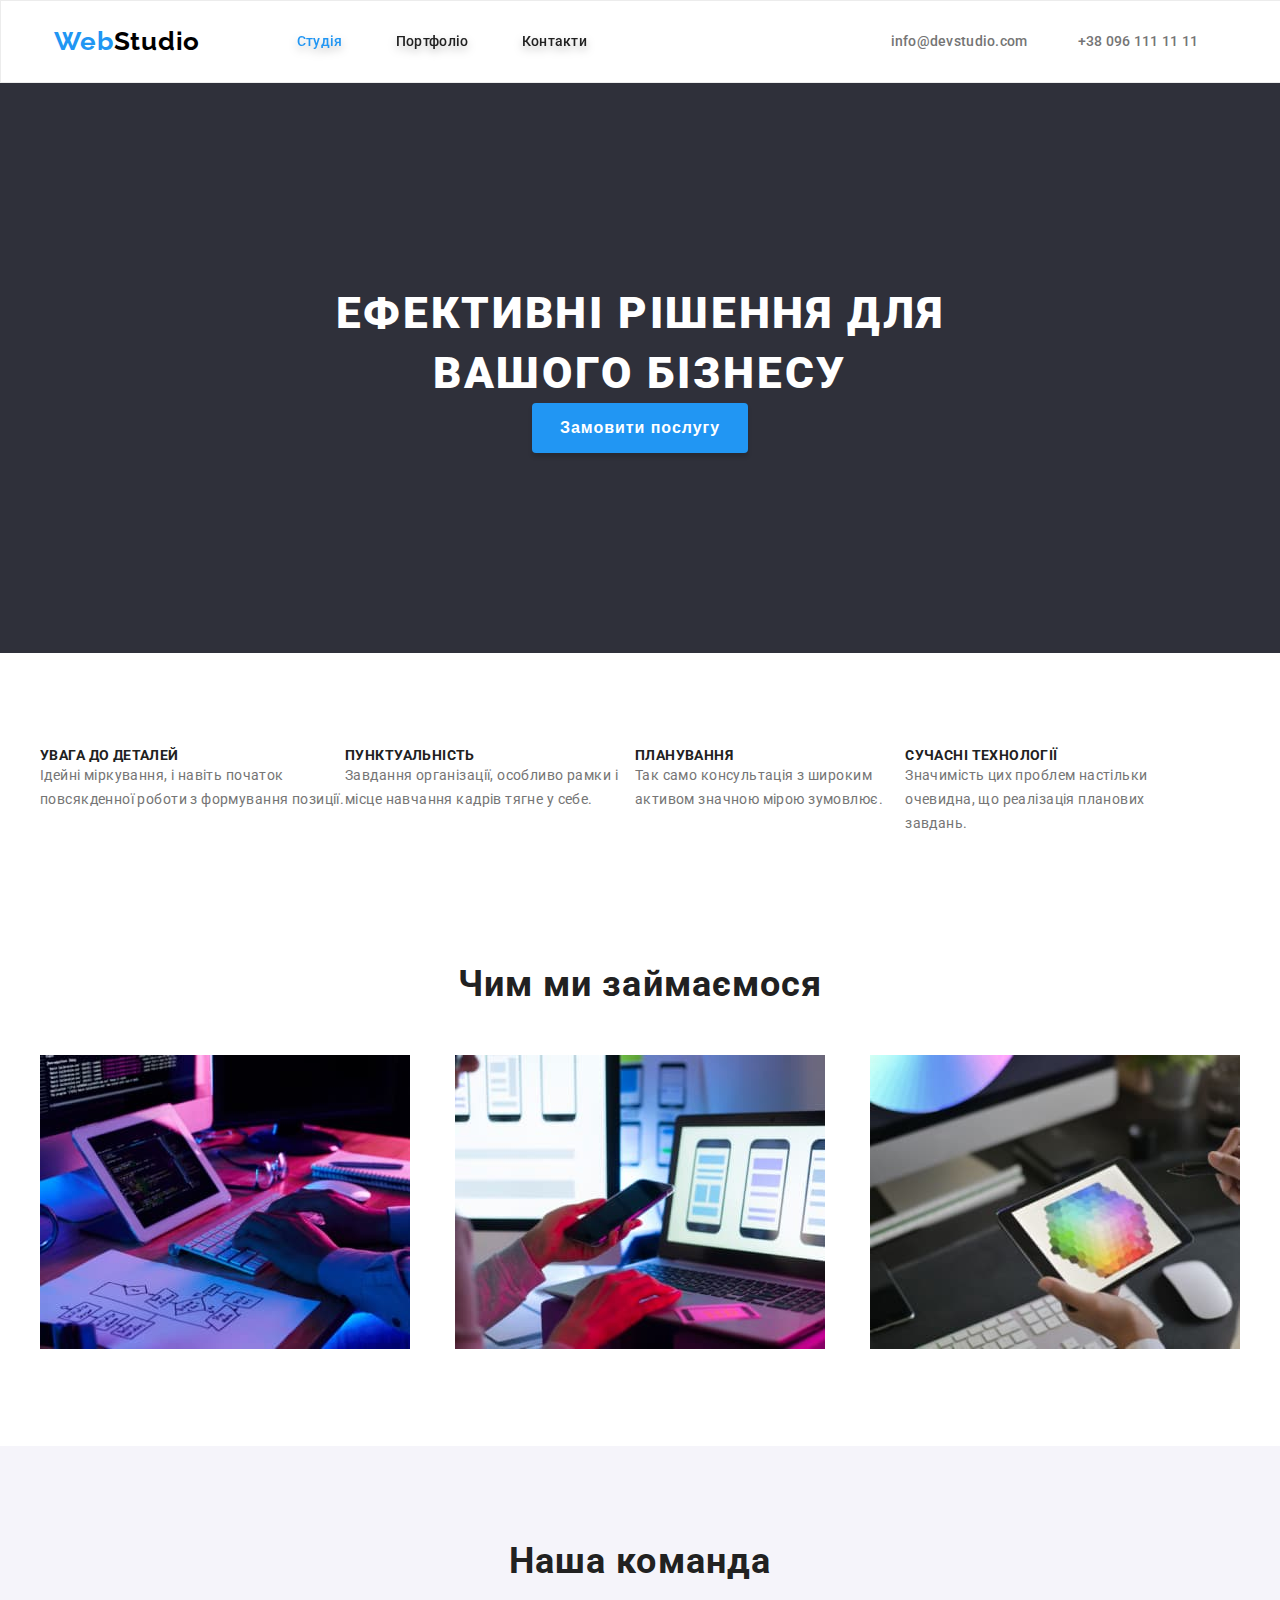
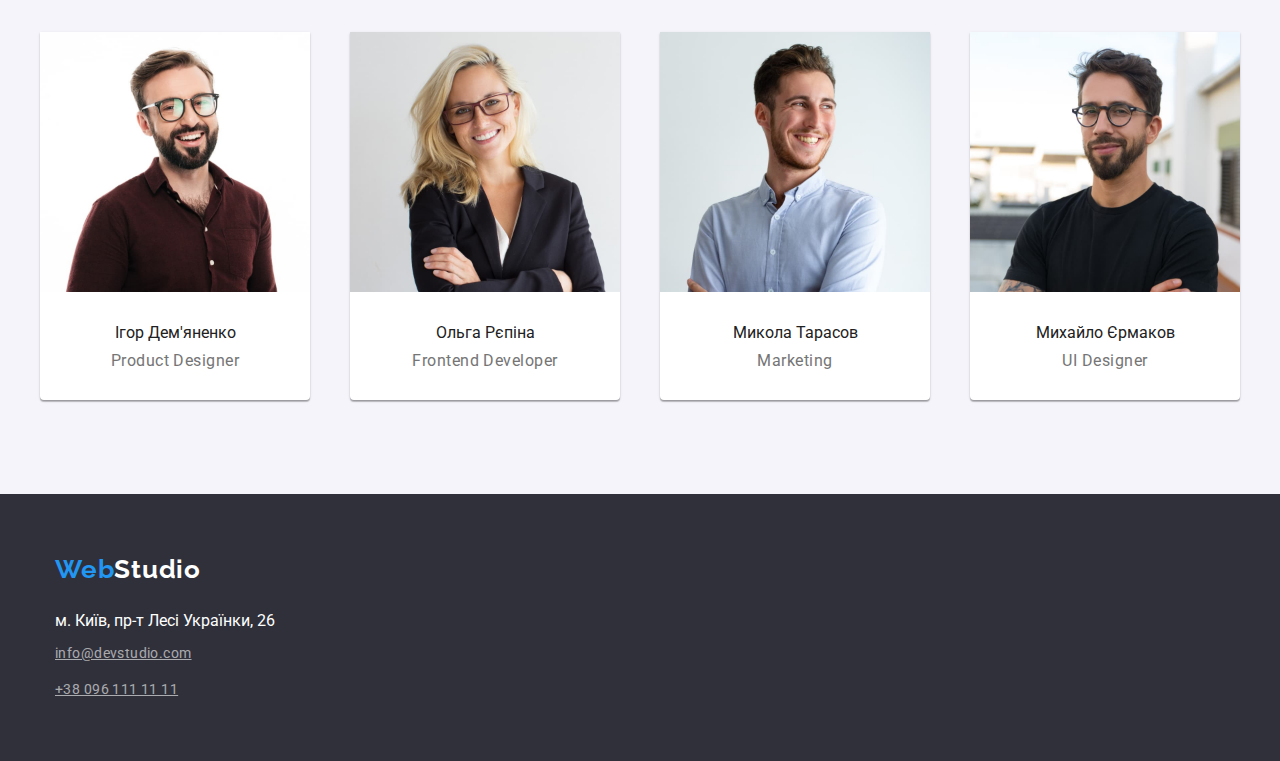
<file: index.html>
<!DOCTYPE html>
<html lang="uk">
  <head>
    <meta charset="UTF-8" />
    <meta http-equiv="X-UA-Compatible" content="IE=edge" />
    <meta name="viewport" content="width=device-width, initial-scale=1.0" />
    <title>WebStudio</title>
    <link rel="stylesheet" href="./css/reset.css" />
    <link rel="preconnect" href="https://fonts.googleapis.com" />
    <link rel="preconnect" href="https://fonts.gstatic.com" crossorigin />
    <link
      href="https://fonts.googleapis.com/css2?family=Raleway:wght@700&family=Roboto:wght@400;500;700;900&display=swap"
      rel="stylesheet"
    />

    <link rel="stylesheet" href="./css/style.css" />
  </head>
  <body>
    <!-- ---------Хедер----- -->
    <header class="header">
      <div class="container flex">
        <nav class="header-navi">
          <a href="" class="logo"
            ><span class="logo-style">Web</span
            ><span class="logo-item">Studio</span></a
          >
          <ul class="nav-list list">
            <li>
              <a href="" class="nav-link current">Студія</a>
            </li>
            <li>
              <a href="./portfolio.html" class="nav-link">Портфоліо</a>
            </li>
            <li><a href="" class="nav-link">Контакти</a></li>
          </ul>
        </nav>
        <ul class="contact-list list">
          <li>
            <a href="mailto:info@devstudio.com" class="contact-link link"
              >info@devstudio.com</a
            >
          </li>
          <li>
            <a href="tel:+380961111111" class="contact-link link"
              >+38 096 111 11 11</a
            >
          </li>
        </ul>
      </div>
    </header>
    <!-- ---------Хедер----- -->
    <!-- ---------Перша секція головна------- -->
    <main>
      <section class="hero-item">
        <div class="container">
          <div class="hero-container">
            <h1 class="hero-title">Ефективні рішення для вашого бізнесу</h1>
            <button type="button" class="hero-button">Замовити послугу</button>
          </div>
        </div>
      </section>
      <!-- ---------Друга секція про нас----------- -->
      <section>
        <div class="container">
          <ul class="about-us list">
            <li>
              <h3 class="about-title">Увага до деталей</h3>
              <p class="about-text">
                Ідейні міркування, і навіть початок повсякденної роботи з
                формування позиції.
              </p>
            </li>
            <li>
              <h3 class="about-title">Пунктуальність</h3>
              <p class="about-text">
                Завдання організації, особливо рамки і місце навчання кадрів
                тягне у себе.
              </p>
            </li>
            <li>
              <h3 class="about-title">Планування</h3>
              <p class="about-text">
                Так само консультація з широким активом значною мірою зумовлює.
              </p>
            </li>

            <li>
              <h3 class="about-title">Сучасні технології</h3>
              <p class="about-text">
                Значимість цих проблем настільки очевидна, що реалізація
                планових завдань.
              </p>
            </li>
          </ul>
        </div>
      </section>
      <!-- ---------------Третя секція робота ------------->
      <section class="work">
        <div class="container">
          <h2 class="work-title">Чим ми займаємося</h2>
          <ul class="work-list list">
            <li>
              <img
                src="./img/box_1.jpg"
                alt="Робота"
                width="370"
                height="294"
              />
            </li>
            <li>
              <img
                src="./img/box_2.jpg"
                alt="Робота"
                width="370"
                height="294"
              />
            </li>
            <li>
              <img
                src="./img/box_3.jpg"
                alt="Робота"
                width="370"
                height="294"
              />
            </li>
          </ul>
        </div>
      </section>
      <!-- ------------Наша команда----------- -->
      <section class="team">
        <div class="container">
          <h2 class="team-tittle-main">Наша команда</h2>
          <ul class="team-list list">
            <li class="team-item">
              <img
                src="./img/team_card_1.jpg"
                alt="Ігор_Дем'яненко"
                width="270"
                height="260"
              />
              <h3 class="team-tittle">Ігор Дем'яненко</h3>
              <p class="team-text">Product Designer</p>
            </li>
            <li class="team-item">
              <img
                src="./img/team_card_2.jpg"
                alt="Ольга_Рєпіна"
                width="270"
                height="260"
              />
              <h3 class="team-tittle">Ольга Рєпіна</h3>
              <p class="team-text">Frontend Developer</p>
            </li>
            <li class="team-item">
              <img
                src="./img/team_card_3.jpg"
                alt="Микола_Тарасов"
                width="270"
                height="260"
              />
              <h3 class="team-tittle">Микола Тарасов</h3>
              <p class="team-text">Marketing</p>
            </li>
            <li class="team-item">
              <img
                src="./img/team_card_4.jpg"
                alt="Михайло_Єрмаков"
                width="270"
                height="260"
              />
              <h3 class="team-tittle">Михайло Єрмаков</h3>
              <p class="team-text">UI Designer</p>
            </li>
          </ul>
        </div>
      </section>
    </main>
    <!-- --------------------Футер--------------- -->
    <footer class="footer">
      <div class="container">
        <a href="" class="footer-logo logo"
          ><span class="logo-style">Web</span
          ><span class="footer-logo-item">Studio</span></a
        >

        <address class="address">м. Київ, пр-т Лесі Українки, 26</address>
        <a href="mailto:info@devstudio.com" class="footer-link"
          >info@devstudio.com</a
        >
        <a href="tel:+380961111111" class="footer-link tel">+38 096 111 11 11</a>
      </div>
    </footer>
  </body>
</html>
</file>
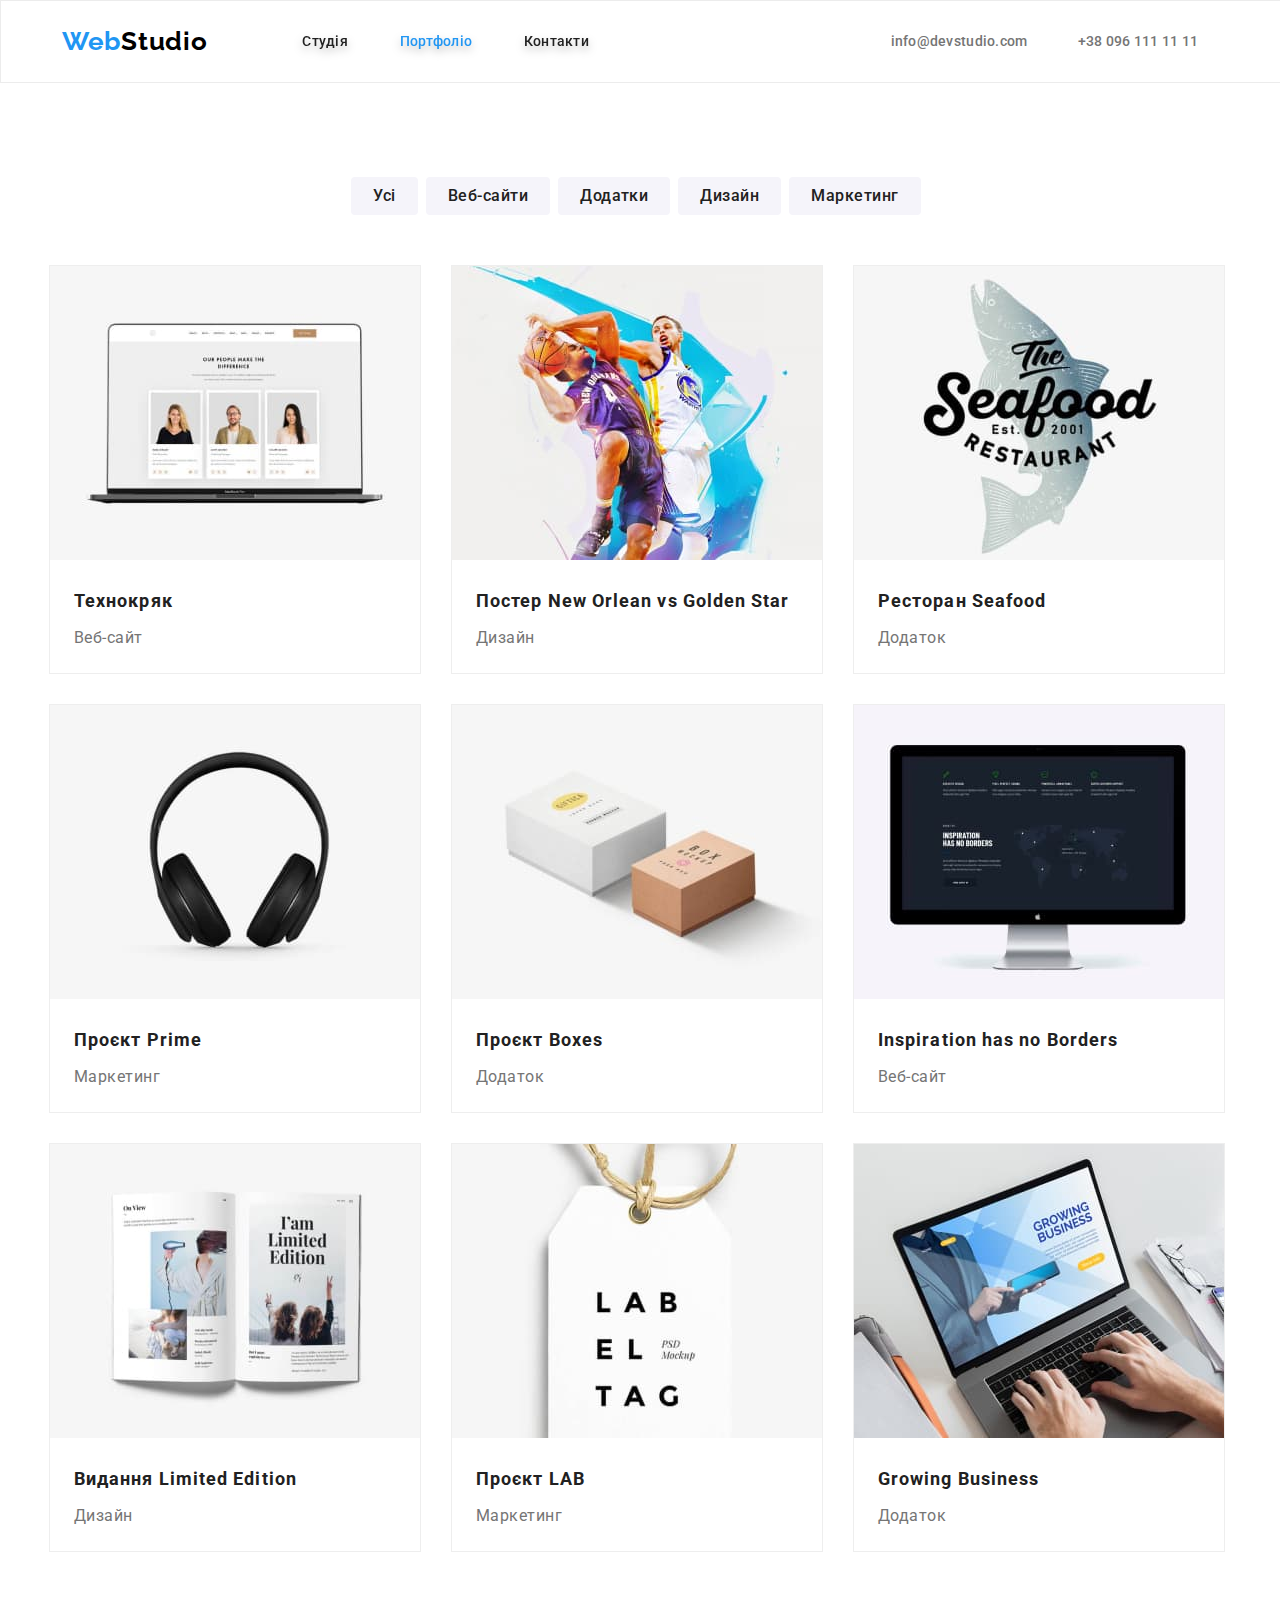
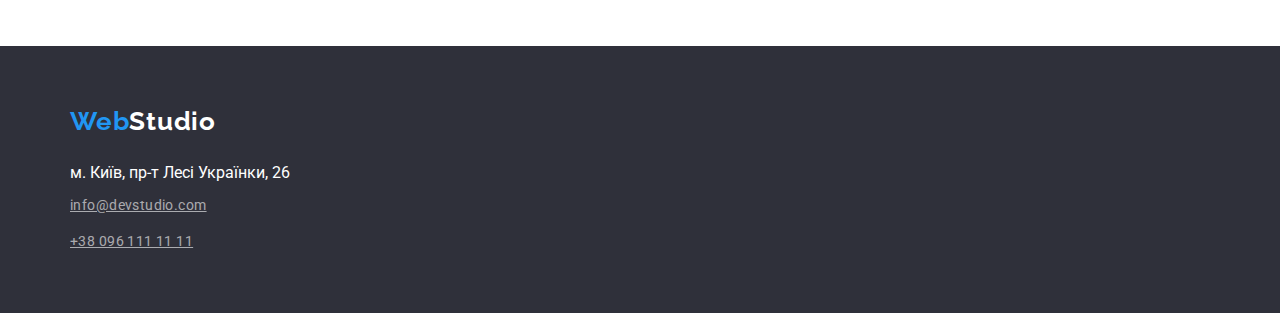
<file: portfolio.html>
<!DOCTYPE html>
<html lang="uk">
  <head>
    <meta charset="UTF-8" />
    <meta http-equiv="X-UA-Compatible" content="IE=edge" />
    <meta name="viewport" content="width=device-width, initial-scale=1.0" />
    <title>Портфоліо</title>
    <link rel="stylesheet" href="./css/reset.css" />
    <link rel="preconnect" href="https://fonts.googleapis.com" />
    <link rel="preconnect" href="https://fonts.gstatic.com" crossorigin />
    <link
      href="https://fonts.googleapis.com/css2?family=Raleway:wght@700&family=Roboto:wght@400;500;700;900&display=swap"
      rel="stylesheet"
    />
    <link rel="stylesheet" href="https://cdnjs.cloudflare.com/ajax/libs/modern-normalize/1.1.0/modern-normalize.css" integrity="sha512-Y0MM+V6ymRKN2zStTqzQ227DWhhp4Mzdo6gnlRnuaNCbc+YN/ZH0sBCLTM4M0oSy9c9VKiCvd4Jk44aCLrNS5Q==" crossorigin="anonymous" referrerpolicy="no-referrer" />

    <link rel="stylesheet" href="./css/style.css" />
  </head>
  <body>
    <!-- ---------Хедер----- -->
    <header class="header">
      <div class="container flex">
        <nav class="header-navi">
          <a href="" class="logo"
            ><span class="logo-style">Web</span
            ><span class="logo-item">Studio</span></a
          >
          <ul class="nav-list list">
            <li>
              <a href="./index.html" class="nav-link">Студія</a>
            </li>
            <li>
              <a href="" class="nav-link current">Портфоліо</a>
            </li>
            <li><a href="" class="nav-link">Контакти</a></li>
          </ul>
        </nav>
        <ul class="contact-list list">
          <li>
            <a href="mailto:info@devstudio.com" class="contact-link link"
              >info@devstudio.com</a
            >
          </li>
          <li>
            <a href="tel:+380961111111" class="contact-link link"
              >+38 096 111 11 11</a
            >
          </li>
        </ul>
      </div>
    </header>
    <!-- ---------Хедер----- -->
    <!-- ---------Тіло--------- -->
    <section class="product-filters">
    <h1 hidden class="hidden">Кнопки</h1>
    <div class="container">
    <ul class="portfolio-btn">
      <li>
        <button type="button" class="btn-item">Усі</button>
      </li>
      <li><button type="button" class="btn-item">Веб-сайти</button></li>
      <li>
        <button type="button" class="btn-item">Додатки</button>
      </li>
      <li>
        <button type="button" class="btn-item">Дизайн</button>
      </li>
      <li>
        <button type="button" class="btn-item">Маркетинг</button>
      </li>
    </ul>
    <ul class="galery reset">
      <li class="galery-list">
        <img src="./img/portfolio_1.jpg" alt="Картинка" />
        <h2 class="galery-title">Технокряк</h2>
        <p class="galery-item">Веб-сайт</p>
      </li>
      <li class="galery-list">
        <img src="./img/portfolio_2.jpg" alt="Картинка" />
        <h2 class="galery-title">Постер New Orlean vs Golden Star</h2>
        <p class="galery-item">Дизайн</p>
      </li>
      <li class="galery-list">
        <img src="./img/portfolio_3.jpg" alt="Картинка" />
        <h2 class="galery-title">Ресторан Seafood</h2>
        <p class="galery-item">Додаток</p>
      </li>
      <li class="galery-list">
        <img src="./img/portfolio_4.jpg" alt="Картинка" />
        <h2 class="galery-title">Проєкт Prime</h2>
        <p class="galery-item">Маркетинг</p>
      </li>
      <li class="galery-list">
        <img src="./img/portfolio_5.jpg" alt="Картинка" />
        <h2 class="galery-title">Проєкт Boxes</h2>
        <p class="galery-item">Додаток</p>
      </li>
      <li class="galery-list">
        <img src="./img/portfolio_6.jpg" alt="Картинка" />
        <h2 class="galery-title">Inspiration has no Borders</h2>
        <p class="galery-item">Веб-сайт</p>
      </li>
      <li class="galery-list">
        <img src="./img/portfolio_7.jpg" alt="Картинка" />
        <h2 class="galery-title">Видання Limited Edition</h2>
        <p class="galery-item">Дизайн</p>
      </li>
      <li class="galery-list">
        <img src="./img/portfolio_8.jpg" alt="Картинка" />
        <h2 class="galery-title">Проєкт LAB</h2>
        <p class="galery-item">Маркетинг</p>
      </li>
      <li class="galery-list">
        <img src="./img/portfolio_9.jpg" alt="Картинка" />
        <h2 class="galery-title">Growing Business</h2>
        <p class="galery-item">Додаток</p>
      </li>
    </ul>
    </div>
  </section>
    <!-- --------------------Футер--------------- -->
    <footer class="footer">
      <div class="container">
        <a href="" class="footer-logo logo"
          ><span class="logo-style">Web</span
          ><span class="footer-logo-item">Studio</span></a
        >

        <address class="address">м. Київ, пр-т Лесі Українки, 26</address>
        <a href="mailto:info@devstudio.com" class="footer-link"
          >info@devstudio.com</a
        >
        <a href="tel:+380961111111" class="footer-link tel">+38 096 111 11 11</a>
      </div>
    </footer>
  </body>
</html>
</file>
<file: css/style.css>
:root {
  --primary-color: #212121;
  --secondary-color: #757575;
  --third-color: #2196f3;
  --text-white: #ffffff;
}
body {
  font-family: "Roboto";
  color: var(--primary-color);
}
/*----------------- Хедер------------------ */
.header {
  background-color: var(--text-white);
  border: 1px solid #ececec;
  border-right-style: none;
}
.header-navi {
  display: flex;
  flex-direction: row;
  align-items: center;
  flex-basis: 50%;
  justify-content: space-around;
}
.list {
  list-style: none;
}
.logo {
  text-decoration: none;
  font-family: "Raleway";
  justify-content: space-evenly;
  font-weight: 700;
  font-size: 26px;
  line-height: 1.2;
  letter-spacing: 0.03em;
  flex-grow: 1;
  display: flex;
  justify-content: flex-end;
}
.logo-style {
  color: var(--third-color);
}
.logo-item {
  color: #000000;
}
.nav-list {
  text-decoration: none;
  display: flex;
  flex-grow: 1;
  justify-content: space-evenly;
  font-weight: 500;
  font-size: 14px;
  line-height: 1.14;
  letter-spacing: 0.02em;
  margin-left: 93px;
  filter: drop-shadow(0px 4px 4px rgba(0, 0, 0, 0.25));
}
.nav-link {
  text-decoration: none;
  font-weight: 500;
  font-size: 14px;
  line-height: calc(16 / 14);
  letter-spacing: 0.02em;
  padding-right: 50px;
  color: var(--primary-color);
}
.nav-link:hover,
.nav-link:focus {
  color: var(--third-color);
}
.nav-link.current {
  color: var(--third-color);
}
.contact-list a {
  text-decoration: none;
  padding-left: 50px;
  font-weight: 500;
  font-size: 14px;
  line-height: 1.14;
  letter-spacing: 0.02em;
  color: var(--secondary-color);
}
.contact-list {
  display: flex;
  justify-items: center;
  margin: 32px 15px 32px 200px;
}
.link {
  color: var(--secondary-color);
}
.contact-link:hover,
.contact-link:focus {
  color: var(--third-color);
}
/*----------------- Хедер------------------ */
/* -----------------Hero------------ */
.hero-item {
  text-align: center;
  background: #2f303a;
}
.hero-title {
  width: 696px;
  height: 120px;
  font-weight: 900;
  font-size: 44px;
  line-height: calc(60 / 44);
  text-align: center;
  letter-spacing: 0.06em;
  text-transform: uppercase;
  color: var(--text-white);
}
.hero-item .container {
  display: flex;
  justify-content: center;
  align-items: center;
}
.hero-container {
  margin-top: 200px;
  margin-bottom: 200px;
  text-align: center;
  width: 696px;
}
.hero-button {
  text-align: center;
  width: 216px;
  height: 50px;
  font-weight: 700;
  font-size: 16px;
  line-height: calc(30 / 16);
  letter-spacing: 0.06em;
  color: var(--text-white);
  background: #2196f3;
  box-shadow: 0px 4px 4px rgba(0, 0, 0, 0.15);
  border-radius: 4px;
  cursor: pointer;
}
/* ------------About---------- */
.about-us {
  display: flex;
  flex-direction: row;
  justify-content: space-between;
  width: 1170px;
  height: 98px;
  margin: 94px 0 0 0;
}
.about-title {
  font-weight: 700;
  font-size: 14px;
  line-height: 16px;
  letter-spacing: 0.03em;
  text-transform: uppercase;
}

.about-text {
  font-size: 14px;
  line-height: 24px;
  letter-spacing: 0.03em;
  color: var(--secondary-color);
}
/* ---------Work---------- */
.work {
  padding-top: 118px;
}
.work-list {
  display: flex;
  flex-direction: row;
  justify-content: space-between;
  margin: 50px 0 94px 0;
}
.work-title {
  font-weight: 700;
  font-size: 36px;
  line-height: calc(42 / 36);
  text-align: center;
  letter-spacing: 0.03em;
  color: var(--primary-color);
}

/* --------------Team------------- */
.team {
  background: #f5f4fa;
}
.team-tittle-main {
  font-weight: 700;
  font-size: 36px;
  line-height: calc(42 / 36);
  text-align: center;
  letter-spacing: 0.03em;
  padding-top: 94px;

  color: var(--primary-color);
}
.team-list {
  display: flex;
  flex-direction: row;
  justify-content: space-between;
  text-align: center;
  padding: 50px 0 94px 0;
}
.team-item {
  width: 270px;
  height: 368px;
  background: var(--text-white);
  box-shadow: 0px 1px 3px rgba(0, 0, 0, 0.12), 0px 1px 1px rgba(0, 0, 0, 0.14),
    0px 2px 1px rgba(0, 0, 0, 0.2);
  border-radius: 0px 0px 4px 4px;
}
.team-title {
  font-weight: 500;
  font-size: 16px;
  text-align: center;

  letter-spacing: 0.03em;
  color: var(--primary-color);
}
.team h3 {
  padding: 30px 0 0 0;
}
.team p {
  padding: 10px 0 0 0;
}
.team-text {
  font-size: 16px;
  line-height: calc(19 / 16);
  text-align: center;
  letter-spacing: 0.03em;
  color: var(--secondary-color);
}
/* ----------Footer---------- */

.footer {
  background: #2f303a;
}
.footer-logo-item {
  color: var(--text-white);
}
.footer-logo {
  display: flex;
  justify-content: left;
  padding: 60px 0 0 15px;
}
.address {
  display: flex;
  padding: 28px 0 0 15px;

  color: var(--text-white);
}
.footer-link {
  display: flex;
  padding: 12px 0 0 15px;

  font-size: 14px;
  line-height: calc(24 / 14);
  letter-spacing: 0.03em;
  color: rgba(255, 255, 255, 0.6);
}
.tel {
  padding-bottom: 60px;
}
/* ---------------------Портфоліо------------------- */

/* ---------------Секція кнопки----------- */
.hidden {
  position: absolute;
  width: 1px;
  height: 1px;
  margin: -1px;
  border: 0;
  padding: 0;
  white-space: nowrap;
  clip-path: inset(100%);
  clip: rect(0 0 0 0);
  overflow: hidden;
}
.portfolio-btn {
  display: flex;
  justify-content: center;
  margin-bottom: 50px;
}
.btn-item {
  font-weight: 500;
  font-size: 16px;
  line-height: calc(26 / 16);
  letter-spacing: 0.03em;
  background: #f5f4fa;
  border-radius: 4px;
  padding: 6px 22px;
  margin-right: 8px;
  color: var(--primary-color);
}
.btn-item:hover,
.btn-item:focus {
  background: var(--third-color);
  box-shadow: 0px 3px 1px rgba(0, 0, 0, 0.1), 0px 1px 2px rgba(0, 0, 0, 0.08),
    0px 2px 2px rgba(0, 0, 0, 0.12);
  border-radius: 4px;
}

/* -------Галерея----- */

.product-filters {
  margin-top: 94px;
  margin-bottom: 94px;
}
.galery-list {
  border: 1px solid #eeeeee;
  margin-left: 30px;
  margin-top: 30px;
  flex-basis: calc(100% / 3 - 30px);
  padding-bottom: 20px;
}
li {
  display: list-item;
  text-align: -webkit-match-parent;
}
ul {
  list-style: none;
  padding-left: 0;
}
.reset {
  margin-top: 0;
  margin-bottom: 0;
}
.galery {
  flex-basis: 100%;
  display: flex;
  flex-wrap: wrap;
  justify-content: space-between;
  margin-left: -36px;
  margin-top: -30px;
}

.galery-title {
  font-weight: 700;
  font-size: 18px;
  line-height: calc(36 / 18);
  letter-spacing: 0.06em;
  color: var(--primary-color);
  margin: 20px 24px 4px 24px;
}
.galery-item {
  width: 322px;
  font-size: 16px;
  line-height: calc(30 / 16);
  letter-spacing: 0.03em;
  color: var(--secondary-color);
  margin-left: 24px;
}
.container {
  padding-left: 15px;
  padding-right: 15px;
  width: 1200px;
  margin-left: auto;
  margin-right: auto;
}
.flex {
  display: flex;
}
div {
  display: block;
}
</file>
